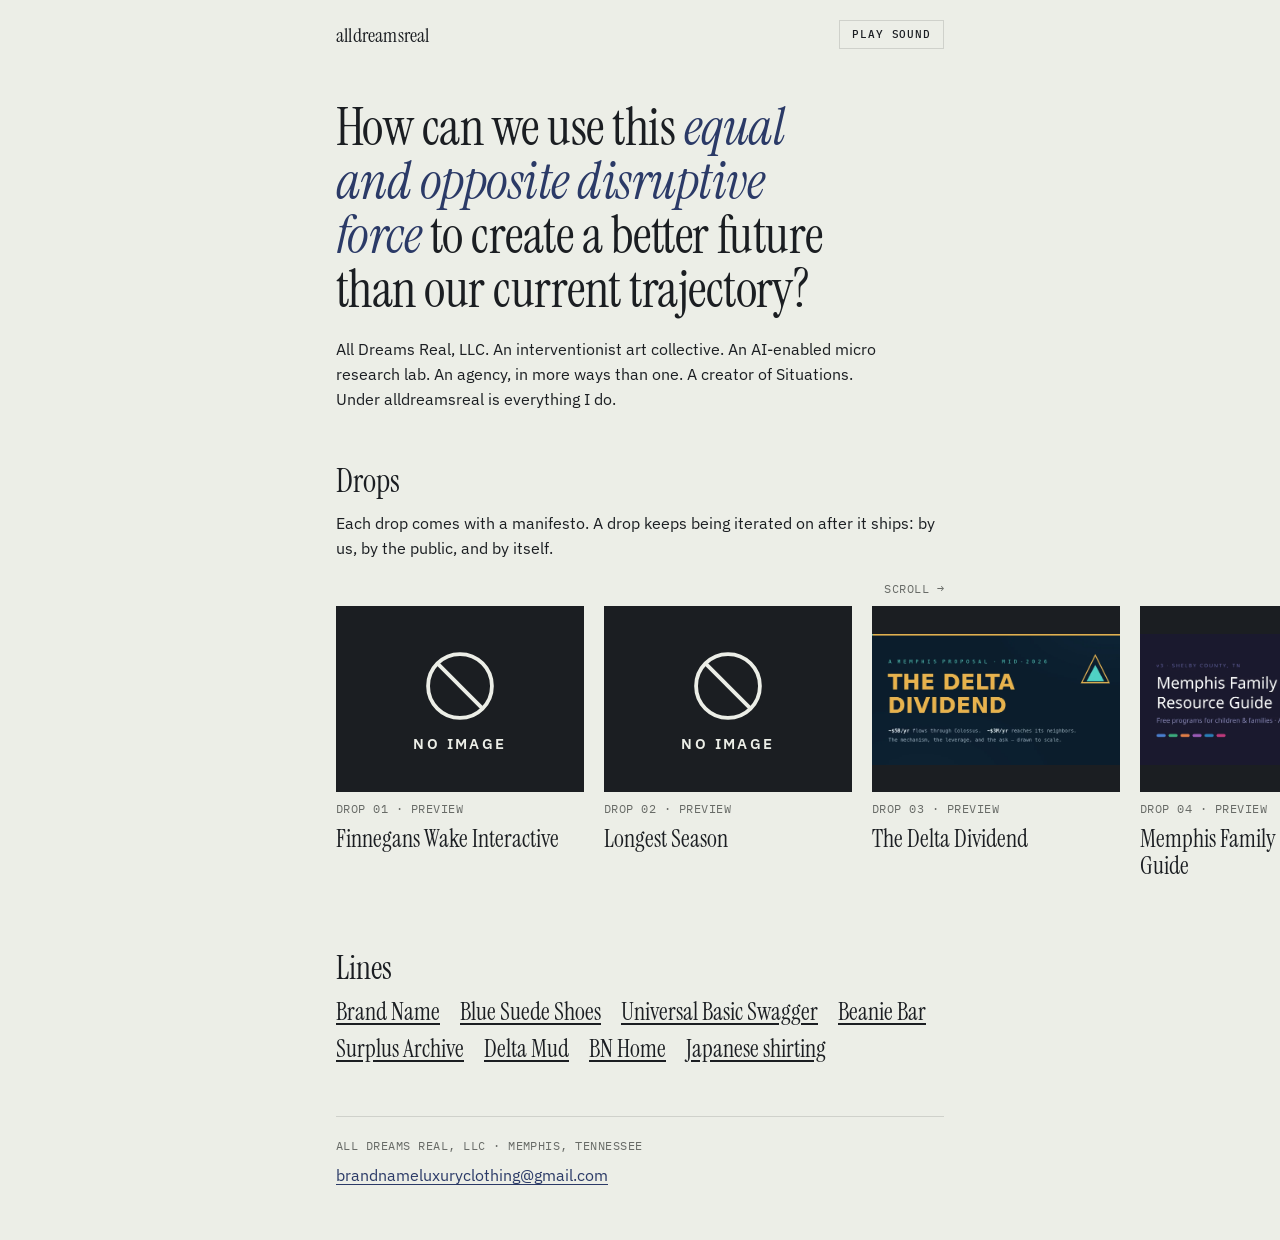
<file: index.html>
<!doctype html>
<html lang="en">
<head>
<meta charset="utf-8">
<meta name="viewport" content="width=device-width, initial-scale=1">
<title>alldreamsreal</title>
<meta name="description" content="All Dreams Real, LLC. Interventionist art collective and AI-enabled micro research lab, Memphis. Every drop comes with a manifesto.">
<meta property="og:title" content="alldreamsreal">
<meta property="og:description" content="Every drop comes with a manifesto.">
<meta property="og:image" content="https://abcedmind.github.io/alldreamsreal/assets/LOCKED.jpg">
<meta property="og:type" content="website">
<link rel="preconnect" href="https://fonts.googleapis.com">
<link rel="preconnect" href="https://fonts.gstatic.com" crossorigin>
<link rel="stylesheet" href="https://fonts.googleapis.com/css2?family=Instrument+Serif:ital@0;1&family=IBM+Plex+Sans:wght@400;600&family=IBM+Plex+Mono:wght@400;500&display=swap">
<link rel="stylesheet" href="assets/tokens.css">
<style>
/* Every value comes from assets/tokens.css (design language, S3, 2026-09-29). No raw colour, no off-scale space. */
*{box-sizing:border-box}
[hidden]{display:none!important}
html{-webkit-text-size-adjust:100%}
body{margin:0;background:var(--newsprint);color:var(--ink);font:var(--t-body)/1.55 var(--text)}
a{color:var(--indigo);text-underline-offset:3px}
a:focus-visible,button:focus-visible,.strip:focus-visible{outline:2px solid var(--indigo);outline-offset:3px}
.mono{font:400 var(--t-mono)/1.5 var(--mono);letter-spacing:.04em;text-transform:uppercase;color:var(--iron)}
.col{max-width:var(--col);margin:0 auto;padding:0 var(--gutter)}

/* top bar: the mark, and the sound control (it shows itself only when the instrumental is on the server) */
.bar{display:flex;justify-content:space-between;align-items:center;gap:var(--s3);padding-top:var(--s4)}
.mark{font:400 20px/1 var(--display);letter-spacing:.01em;color:inherit;text-decoration:none}
.sound{font:500 11px/1 var(--mono);letter-spacing:.08em;text-transform:uppercase;
  color:var(--ink);background:none;border:1px solid var(--rule);padding:var(--s2) var(--s3);cursor:pointer}
.sound:hover{border-color:var(--ink)}

header.top{padding-top:var(--s6);display:grid;gap:var(--s4)}
h1{margin:0;font:400 var(--t-h1)/1.04 var(--display);letter-spacing:-.01em;text-wrap:balance}
h1 em{color:var(--indigo)}
.lede{margin:0;max-width:56ch}
section{padding-top:var(--s6)}
h2{margin:0 0 var(--s3);font:400 var(--t-h2)/1.1 var(--display)}
.intro{margin:0 0 var(--s4)}

/* the drop strip: scrolls sideways inside its own box; the page never does (standards rule 6) */
.hint{display:flex;justify-content:flex-end;max-width:var(--col);margin:0 auto;padding:0 var(--gutter)}
.strip{margin:0;display:grid;grid-auto-flow:column;grid-auto-columns:minmax(248px,300px);gap:var(--s4);
  overflow-x:auto;overscroll-behavior-x:contain;scroll-snap-type:x mandatory;
  --edge:calc(max(0px,(100% - var(--col))/2) + var(--gutter));
  padding:var(--s2) var(--edge) var(--s4);
  scroll-padding-inline:var(--edge)}
.strip>li{list-style:none;scroll-snap-align:start;display:grid}

/* a tile is two things, labelled like a museum object: the work's image, then number and name */
.tile{display:grid;gap:var(--s2);align-content:start;color:inherit;text-decoration:none}
.tile .name{margin:0;font:400 var(--t-name)/1.1 var(--display)}
.tile:hover .name,.tile:focus-visible .name{text-decoration:underline;text-decoration-thickness:1px}
.tile .num{margin:0}

.plate{position:relative;aspect-ratio:4/3;background:var(--ink);overflow:hidden;display:grid;place-items:center}
.plate img{position:absolute;inset:0;width:100%;height:100%;display:block}
.plate.work img{object-fit:contain}
/* locked: LOCKED.jpg fills the plate. When a hint image for the drop exists it goes underneath
   (img.hint) and the lock is superimposed over it at .82 opacity. */
.plate.locked img{object-fit:cover}
.plate.locked img.hint + img.lock{opacity:.82}
/* no image: Z's NO IMAGE mark, a crossed-out circle with NO IMAGE under it (Z, 2026-09-28: "its just a
   crossed out circle with NO IMAGE under it"). Drawn inline, so no image file is requested. */
.plate.none .mark{display:flex;flex-direction:column;align-items:center;gap:var(--s3);color:var(--newsprint)}
.plate.none svg{width:76px;height:76px;display:block}
.plate.none b{font:600 15px/1 var(--text);letter-spacing:.16em}

.lines{display:flex;flex-wrap:wrap;gap:var(--s2) var(--s4);margin:0;padding:0;list-style:none;font:400 var(--t-name)/1.2 var(--display)}
.lines a{color:inherit}

footer{padding:var(--s6) 0}
footer .col{display:grid;gap:var(--s2)}
/* the hairline sits on the text column, not on the padded box, so it lines up with the words above it */
footer .col>p:first-child{border-top:1px solid var(--rule);padding-top:var(--s4)}
footer p{margin:0}
</style>
</head>
<body>

<div class="col bar">
  <a class="mark" href="index.html">alldreamsreal</a>
  <button class="sound" id="sound" type="button" hidden>Play sound</button>
</div>

<header class="top col">
  <h1>How can we use this <em>equal and opposite disruptive force</em> to create a better future than our current trajectory?</h1>
  <p class="lede">All Dreams Real, LLC. An interventionist art collective. An AI-enabled micro research lab. An agency, in more ways than one. A creator of Situations. Under alldreamsreal is everything I do.</p>
</header>

<main>
  <section aria-labelledby="drops-h">
    <div class="col">
      <h2 id="drops-h">Drops</h2>
      <p class="intro">Each drop comes with a manifesto. A drop keeps being iterated on after it ships: by us, by the public, and by itself.</p>
    </div>
    <div class="hint"><span class="mono" aria-hidden="true">Scroll &rarr;</span></div>
    <ol class="strip" tabindex="0" aria-label="Drops, in order; the list scrolls sideways">
      <li><a class="tile" href="https://finnegans-wake-interactive.vercel.app">
        <div class="plate none" role="img" aria-label="No image"><span class="mark"><svg viewBox="0 0 100 100" aria-hidden="true"><circle cx="50" cy="50" r="42" fill="none" stroke="currentColor" stroke-width="5"/><line x1="20.3" y1="20.3" x2="79.7" y2="79.7" stroke="currentColor" stroke-width="5" stroke-linecap="butt"/></svg><b>NO IMAGE</b></span></div>
        <p class="num mono">Drop 01 &middot; preview</p>
        <h3 class="name">Finnegans Wake Interactive</h3>
      </a></li>
      <li><a class="tile" href="https://longest-season.vercel.app">
        <div class="plate none" role="img" aria-label="No image"><span class="mark"><svg viewBox="0 0 100 100" aria-hidden="true"><circle cx="50" cy="50" r="42" fill="none" stroke="currentColor" stroke-width="5"/><line x1="20.3" y1="20.3" x2="79.7" y2="79.7" stroke="currentColor" stroke-width="5" stroke-linecap="butt"/></svg><b>NO IMAGE</b></span></div>
        <p class="num mono">Drop 02 &middot; preview</p>
        <h3 class="name">Longest Season</h3>
      </a></li>
      <li><a class="tile" href="https://delta-dividend.vercel.app">
        <div class="plate work"><img src="assets/works/delta-dividend.webp" alt="" width="1200" height="630" loading="lazy"></div>
        <p class="num mono">Drop 03 &middot; preview</p>
        <h3 class="name">The Delta Dividend</h3>
      </a></li>
      <li><a class="tile" href="https://memphis-resource-guide.vercel.app">
        <div class="plate work"><img src="assets/works/memphis-resource-guide.webp" alt="" width="1200" height="630" loading="lazy"></div>
        <p class="num mono">Drop 04 &middot; preview</p>
        <h3 class="name">Memphis Family Resource Guide</h3>
      </a></li>
      <li><a class="tile" href="404.html">
        <div class="plate locked" role="img" aria-label="Locked"><img class="lock" src="assets/LOCKED.jpg" alt="" width="500" height="500" loading="lazy"></div>
        <p class="num mono">Drop 05 &middot; coming</p>
        <h3 class="name">Blue Suede Shoes</h3>
      </a></li>
      <li><a class="tile" href="404.html">
        <div class="plate locked" role="img" aria-label="Locked"><img class="lock" src="assets/LOCKED.jpg" alt="" width="500" height="500" loading="lazy"></div>
        <p class="num mono">Drop 06 &middot; coming</p>
        <h3 class="name">Out of My Body</h3>
      </a></li>
    </ol>
  </section>

  <section aria-labelledby="lines-h">
    <div class="col">
      <h2 id="lines-h">Lines</h2>
      <ul class="lines">
        <li><a href="https://brand-name.co">Brand Name</a></li>
        <li><a href="brands/blue-suede-shoes/">Blue Suede Shoes</a></li>
        <li><a href="brands/universal-basic-swagger/">Universal Basic Swagger</a></li>
        <li><a href="brands/beanie-bar/">Beanie Bar</a></li>
        <li><a href="brands/surplus-archive/">Surplus Archive</a></li>
        <li><a href="brands/delta-mud/">Delta Mud</a></li>
        <li><a href="brands/bn-home/">BN Home</a></li>
        <li><a href="brands/awa/">Japanese shirting</a></li>
      </ul>
    </div>
  </section>
</main>

<footer>
  <div class="col">
    <p class="mono">All Dreams Real, LLC &middot; Memphis, Tennessee</p>
    <p><a href="mailto:brandnameluxuryclothing@gmail.com">brandnameluxuryclothing@gmail.com</a></p>
  </div>
</footer>

<script>
/* Background instrumental. Off until the visitor presses the button. The button stays hidden unless
   assets/adr-instrumental.mp3 answers on the server, so a missing file shows nothing at all. */
(function () {
  var btn = document.getElementById('sound');
  var src = 'assets/adr-instrumental.mp3';
  var audio = null;
  if (!btn || !window.fetch) return;
  fetch(src, { method: 'HEAD' }).then(function (r) {
    var type = r.headers.get('content-type') || '';
    if (r.ok && type.indexOf('text/html') === -1) btn.hidden = false;
  }).catch(function () {});
  btn.addEventListener('click', function () {
    if (!audio) {
      audio = new Audio(src);
      audio.loop = true;
      audio.addEventListener('error', function () { btn.remove(); });
    }
    if (audio.paused) {
      audio.play().then(function () { btn.textContent = 'Pause sound'; }).catch(function () {});
    } else {
      audio.pause();
      btn.textContent = 'Play sound';
    }
  });
})();
</script>
</body>
</html>
</file>
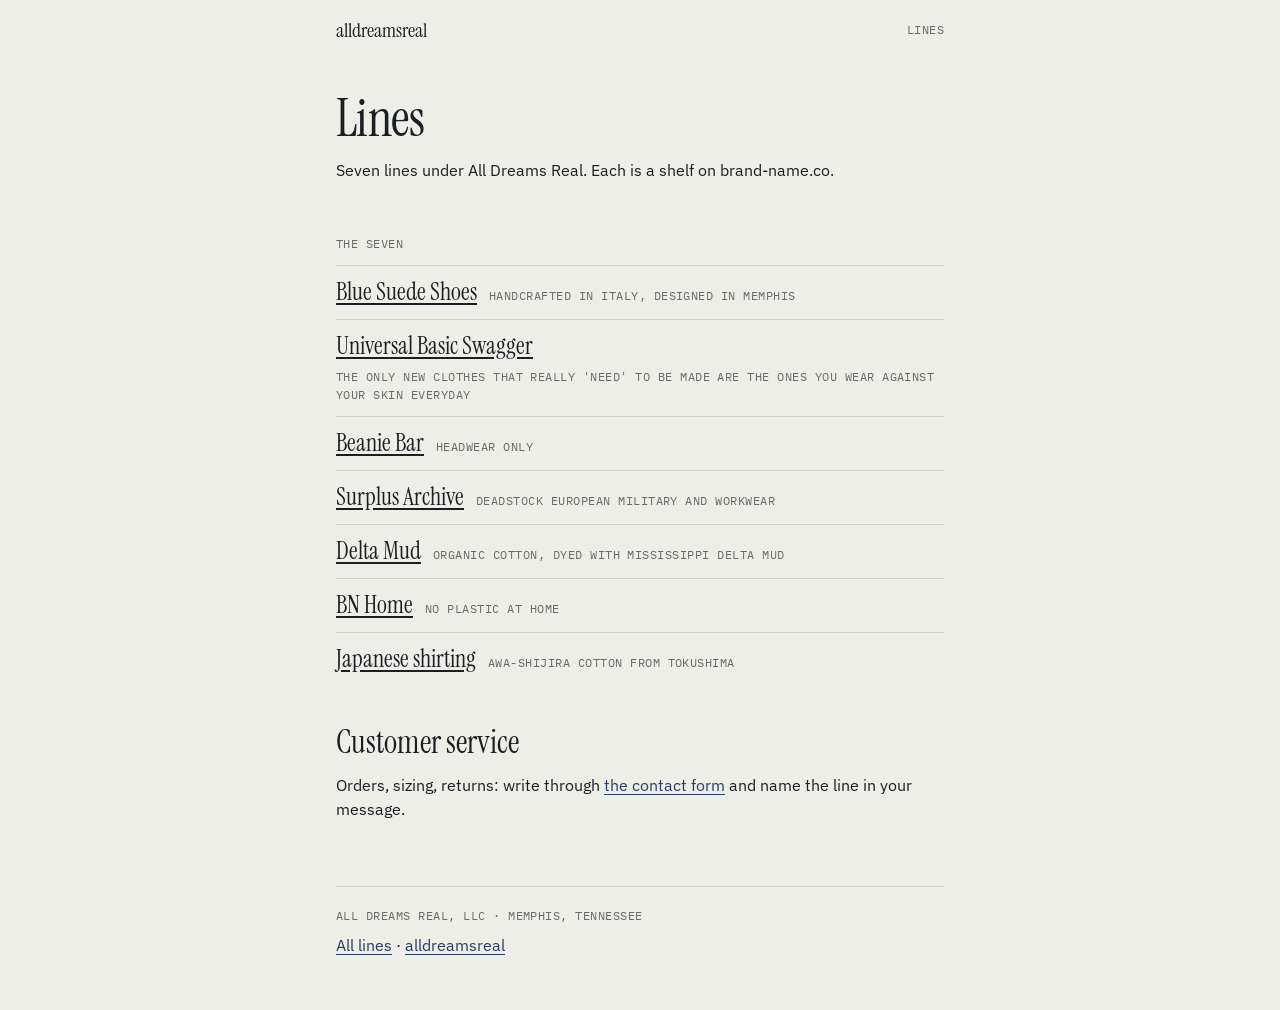
<file: brands/index.html>
<!doctype html>
<html lang="en">
<head>
<meta charset="utf-8">
<meta name="viewport" content="width=device-width, initial-scale=1">
<title>Lines · alldreamsreal</title>
<meta name="description" content="The lines of All Dreams Real, LLC, Memphis.">
<meta property="og:title" content="Lines">
<meta property="og:description" content="The lines of All Dreams Real, LLC, Memphis.">
<meta property="og:type" content="website">
<link rel="preconnect" href="https://fonts.googleapis.com">
<link rel="preconnect" href="https://fonts.gstatic.com" crossorigin>
<link rel="stylesheet" href="https://fonts.googleapis.com/css2?family=Instrument+Serif:ital@0;1&family=IBM+Plex+Sans:wght@400;600&family=IBM+Plex+Mono:wght@400;500&display=swap">
<link rel="stylesheet" href="../assets/tokens.css">
<style>
/* Every value comes from assets/tokens.css. A line page: name, a line or two, the pieces, customer service. */
*{box-sizing:border-box}
html{-webkit-text-size-adjust:100%}
body{margin:0;background:var(--newsprint);color:var(--ink);font:var(--t-body)/1.55 var(--text)}
a{color:var(--indigo);text-underline-offset:3px}
a:focus-visible{outline:2px solid var(--indigo);outline-offset:3px}
.mono{font:400 var(--t-mono)/1.5 var(--mono);letter-spacing:.04em;text-transform:uppercase;color:var(--iron)}
.col{max-width:var(--col);margin:0 auto;padding:0 var(--gutter)}
.bar{display:flex;justify-content:space-between;align-items:center;gap:var(--s3);padding-top:var(--s4)}
.mark{font:400 20px/1 var(--display);color:inherit;text-decoration:none}
header.top{padding-top:var(--s6);display:grid;gap:var(--s3)}
h1{margin:0;font:400 var(--t-h1)/1.04 var(--display);letter-spacing:-.01em;text-wrap:balance}
.lede{margin:0;max-width:56ch}
section{padding-top:var(--s6)}
h2{margin:0 0 var(--s3);font:400 var(--t-h2)/1.1 var(--display)}
ul.pieces{margin:0;padding:0;list-style:none;display:grid;gap:var(--s3)}
ul.pieces li{display:flex;flex-wrap:wrap;align-items:baseline;gap:var(--s2) var(--s3);font:400 var(--t-name)/1.2 var(--display);border-top:1px solid var(--rule);padding-top:var(--s3)}
ul.pieces a{color:inherit}
ul.pieces .coming{color:var(--iron)}
p{margin:0 0 var(--s3)}
footer{padding:var(--s6) 0}
footer .col{display:grid;gap:var(--s2)}
footer .col>p:first-child{border-top:1px solid var(--rule);padding-top:var(--s4)}
footer p{margin:0}
</style>
</head>
<body>

<div class="col bar">
  <a class="mark" href="../">alldreamsreal</a>
  <span class="mono">Lines</span>
</div>

<header class="top col">
  <h1>Lines</h1>
  <p class="lede">Seven lines under All Dreams Real. Each is a shelf on brand-name.co.</p>
</header>

<main class="col">
  <section aria-labelledby="lines-h">
    <h2 id="lines-h" class="mono">The seven</h2>
    <ul class="pieces">
      <li><a href="blue-suede-shoes/">Blue Suede Shoes</a> <span class="mono">Handcrafted in Italy, designed in Memphis</span></li>
      <li><a href="universal-basic-swagger/">Universal Basic Swagger</a> <span class="mono">The only new clothes that really &#x27;need&#x27; to be made are the ones you wear against your skin everyday</span></li>
      <li><a href="beanie-bar/">Beanie Bar</a> <span class="mono">Headwear only</span></li>
      <li><a href="surplus-archive/">Surplus Archive</a> <span class="mono">Deadstock European military and workwear</span></li>
      <li><a href="delta-mud/">Delta Mud</a> <span class="mono">Organic cotton, dyed with Mississippi Delta mud</span></li>
      <li><a href="bn-home/">BN Home</a> <span class="mono">No plastic at home</span></li>
      <li><a href="awa/">Japanese shirting</a> <span class="mono">Awa-shijira cotton from Tokushima</span></li>
    </ul>
  </section>
  <section aria-labelledby="cs-h">
    <h2 id="cs-h">Customer service</h2>
    <p>Orders, sizing, returns: write through <a href="https://brand-name.co/pages/contact">the contact form</a> and name the line in your message.</p>
  </section>
</main>

<footer>
  <div class="col">
    <p class="mono">All Dreams Real, LLC &middot; Memphis, Tennessee</p>
    <p><a href="../brands/">All lines</a> &middot; <a href="../">alldreamsreal</a></p>
  </div>
</footer>
</body>
</html>
</file>
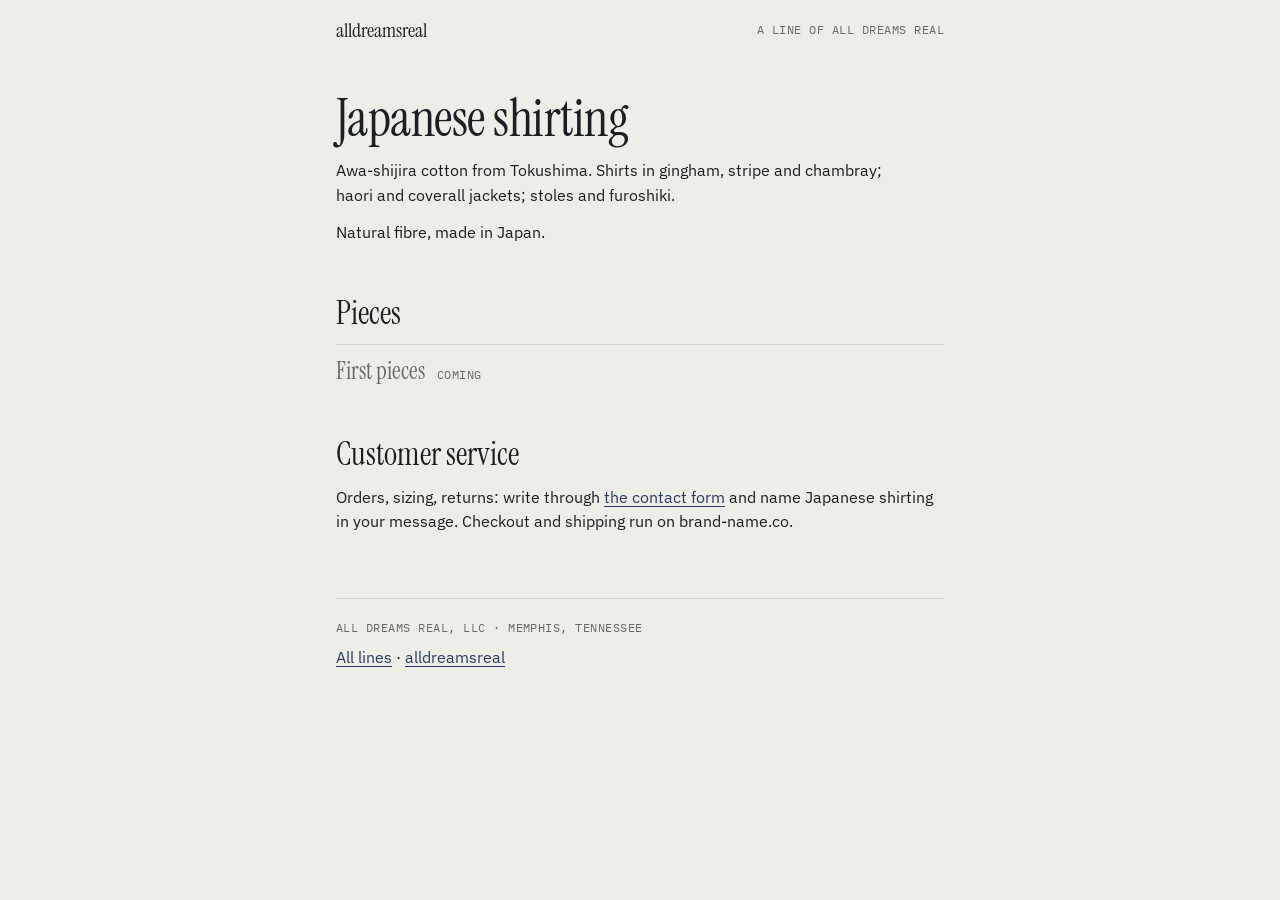
<file: brands/awa/index.html>
<!doctype html>
<html lang="en">
<head>
<meta charset="utf-8">
<meta name="viewport" content="width=device-width, initial-scale=1">
<title>Japanese shirting · alldreamsreal</title>
<meta name="description" content="Awa-shijira cotton from Tokushima. Shirts in gingham, stripe and chambray; haori and coverall jackets; stoles and furoshiki.">
<meta property="og:title" content="Japanese shirting">
<meta property="og:description" content="Awa-shijira cotton from Tokushima. Shirts in gingham, stripe and chambray; haori and coverall jackets; stoles and furoshiki.">
<meta property="og:type" content="website">
<link rel="preconnect" href="https://fonts.googleapis.com">
<link rel="preconnect" href="https://fonts.gstatic.com" crossorigin>
<link rel="stylesheet" href="https://fonts.googleapis.com/css2?family=Instrument+Serif:ital@0;1&family=IBM+Plex+Sans:wght@400;600&family=IBM+Plex+Mono:wght@400;500&display=swap">
<link rel="stylesheet" href="../../assets/tokens.css">
<style>
/* Every value comes from assets/tokens.css. A line page: name, a line or two, the pieces, customer service. */
*{box-sizing:border-box}
html{-webkit-text-size-adjust:100%}
body{margin:0;background:var(--newsprint);color:var(--ink);font:var(--t-body)/1.55 var(--text)}
a{color:var(--indigo);text-underline-offset:3px}
a:focus-visible{outline:2px solid var(--indigo);outline-offset:3px}
.mono{font:400 var(--t-mono)/1.5 var(--mono);letter-spacing:.04em;text-transform:uppercase;color:var(--iron)}
.col{max-width:var(--col);margin:0 auto;padding:0 var(--gutter)}
.bar{display:flex;justify-content:space-between;align-items:center;gap:var(--s3);padding-top:var(--s4)}
.mark{font:400 20px/1 var(--display);color:inherit;text-decoration:none}
header.top{padding-top:var(--s6);display:grid;gap:var(--s3)}
h1{margin:0;font:400 var(--t-h1)/1.04 var(--display);letter-spacing:-.01em;text-wrap:balance}
.lede{margin:0;max-width:56ch}
section{padding-top:var(--s6)}
h2{margin:0 0 var(--s3);font:400 var(--t-h2)/1.1 var(--display)}
ul.pieces{margin:0;padding:0;list-style:none;display:grid;gap:var(--s3)}
ul.pieces li{display:flex;flex-wrap:wrap;align-items:baseline;gap:var(--s2) var(--s3);font:400 var(--t-name)/1.2 var(--display);border-top:1px solid var(--rule);padding-top:var(--s3)}
ul.pieces a{color:inherit}
ul.pieces .coming{color:var(--iron)}
p{margin:0 0 var(--s3)}
footer{padding:var(--s6) 0}
footer .col{display:grid;gap:var(--s2)}
footer .col>p:first-child{border-top:1px solid var(--rule);padding-top:var(--s4)}
footer p{margin:0}
</style>
</head>
<body>

<div class="col bar">
  <a class="mark" href="../../">alldreamsreal</a>
  <span class="mono">A line of All Dreams Real</span>
</div>

<header class="top col">
  <h1>Japanese shirting</h1>
  <p class="lede">Awa-shijira cotton from Tokushima. Shirts in gingham, stripe and chambray; haori and coverall jackets; stoles and furoshiki.</p>
  <p class="lede">Natural fibre, made in Japan.</p>
</header>

<main class="col">
  <section aria-labelledby="pieces-h">
    <h2 id="pieces-h">Pieces</h2>
    <ul class="pieces">
      <li><span class="coming">First pieces</span> <span class="mono">coming</span></li>
    </ul>
  </section>
  <section aria-labelledby="cs-h">
    <h2 id="cs-h">Customer service</h2>
    <p>Orders, sizing, returns: write through <a href="https://brand-name.co/pages/contact">the contact form</a> and name Japanese shirting in your message. Checkout and shipping run on brand-name.co.</p>
  </section>
</main>

<footer>
  <div class="col">
    <p class="mono">All Dreams Real, LLC &middot; Memphis, Tennessee</p>
    <p><a href="../../brands/">All lines</a> &middot; <a href="../../">alldreamsreal</a></p>
  </div>
</footer>
</body>
</html>
</file>
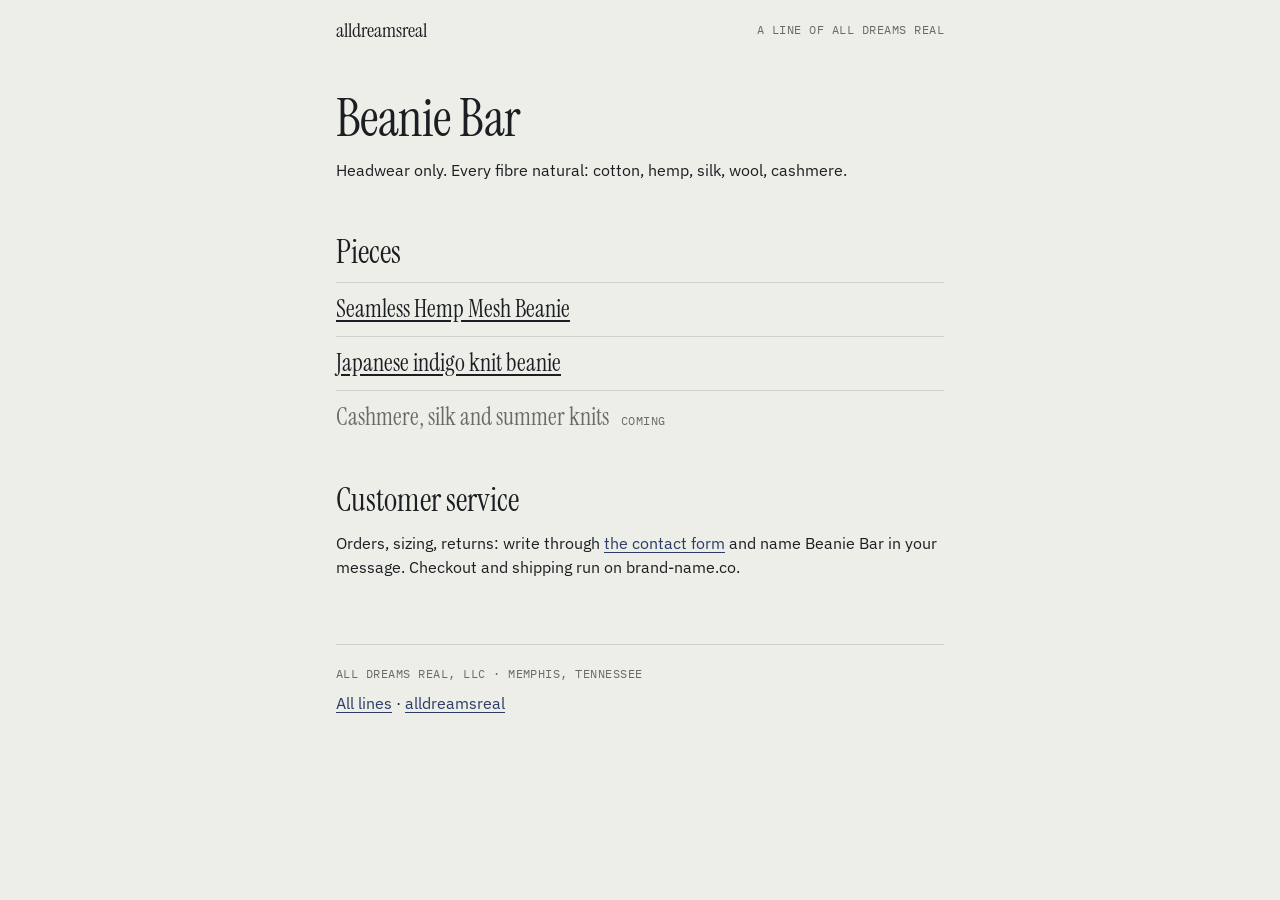
<file: brands/beanie-bar/index.html>
<!doctype html>
<html lang="en">
<head>
<meta charset="utf-8">
<meta name="viewport" content="width=device-width, initial-scale=1">
<title>Beanie Bar · alldreamsreal</title>
<meta name="description" content="Headwear only. Every fibre natural: cotton, hemp, silk, wool, cashmere.">
<meta property="og:title" content="Beanie Bar">
<meta property="og:description" content="Headwear only. Every fibre natural: cotton, hemp, silk, wool, cashmere.">
<meta property="og:type" content="website">
<link rel="preconnect" href="https://fonts.googleapis.com">
<link rel="preconnect" href="https://fonts.gstatic.com" crossorigin>
<link rel="stylesheet" href="https://fonts.googleapis.com/css2?family=Instrument+Serif:ital@0;1&family=IBM+Plex+Sans:wght@400;600&family=IBM+Plex+Mono:wght@400;500&display=swap">
<link rel="stylesheet" href="../../assets/tokens.css">
<style>
/* Every value comes from assets/tokens.css. A line page: name, a line or two, the pieces, customer service. */
*{box-sizing:border-box}
html{-webkit-text-size-adjust:100%}
body{margin:0;background:var(--newsprint);color:var(--ink);font:var(--t-body)/1.55 var(--text)}
a{color:var(--indigo);text-underline-offset:3px}
a:focus-visible{outline:2px solid var(--indigo);outline-offset:3px}
.mono{font:400 var(--t-mono)/1.5 var(--mono);letter-spacing:.04em;text-transform:uppercase;color:var(--iron)}
.col{max-width:var(--col);margin:0 auto;padding:0 var(--gutter)}
.bar{display:flex;justify-content:space-between;align-items:center;gap:var(--s3);padding-top:var(--s4)}
.mark{font:400 20px/1 var(--display);color:inherit;text-decoration:none}
header.top{padding-top:var(--s6);display:grid;gap:var(--s3)}
h1{margin:0;font:400 var(--t-h1)/1.04 var(--display);letter-spacing:-.01em;text-wrap:balance}
.lede{margin:0;max-width:56ch}
section{padding-top:var(--s6)}
h2{margin:0 0 var(--s3);font:400 var(--t-h2)/1.1 var(--display)}
ul.pieces{margin:0;padding:0;list-style:none;display:grid;gap:var(--s3)}
ul.pieces li{display:flex;flex-wrap:wrap;align-items:baseline;gap:var(--s2) var(--s3);font:400 var(--t-name)/1.2 var(--display);border-top:1px solid var(--rule);padding-top:var(--s3)}
ul.pieces a{color:inherit}
ul.pieces .coming{color:var(--iron)}
p{margin:0 0 var(--s3)}
footer{padding:var(--s6) 0}
footer .col{display:grid;gap:var(--s2)}
footer .col>p:first-child{border-top:1px solid var(--rule);padding-top:var(--s4)}
footer p{margin:0}
</style>
</head>
<body>

<div class="col bar">
  <a class="mark" href="../../">alldreamsreal</a>
  <span class="mono">A line of All Dreams Real</span>
</div>

<header class="top col">
  <h1>Beanie Bar</h1>
  <p class="lede">Headwear only. Every fibre natural: cotton, hemp, silk, wool, cashmere.</p>
</header>

<main class="col">
  <section aria-labelledby="pieces-h">
    <h2 id="pieces-h">Pieces</h2>
    <ul class="pieces">
      <li><a href="https://brand-name.co/products/hemp-mesh-beanie">Seamless Hemp Mesh Beanie</a></li>
      <li><a href="https://brand-name.co/products/japanese-indigo-knit-beanie">Japanese indigo knit beanie</a></li>
      <li><span class="coming">Cashmere, silk and summer knits</span> <span class="mono">coming</span></li>
    </ul>
  </section>
  <section aria-labelledby="cs-h">
    <h2 id="cs-h">Customer service</h2>
    <p>Orders, sizing, returns: write through <a href="https://brand-name.co/pages/contact">the contact form</a> and name Beanie Bar in your message. Checkout and shipping run on brand-name.co.</p>
  </section>
</main>

<footer>
  <div class="col">
    <p class="mono">All Dreams Real, LLC &middot; Memphis, Tennessee</p>
    <p><a href="../../brands/">All lines</a> &middot; <a href="../../">alldreamsreal</a></p>
  </div>
</footer>
</body>
</html>
</file>
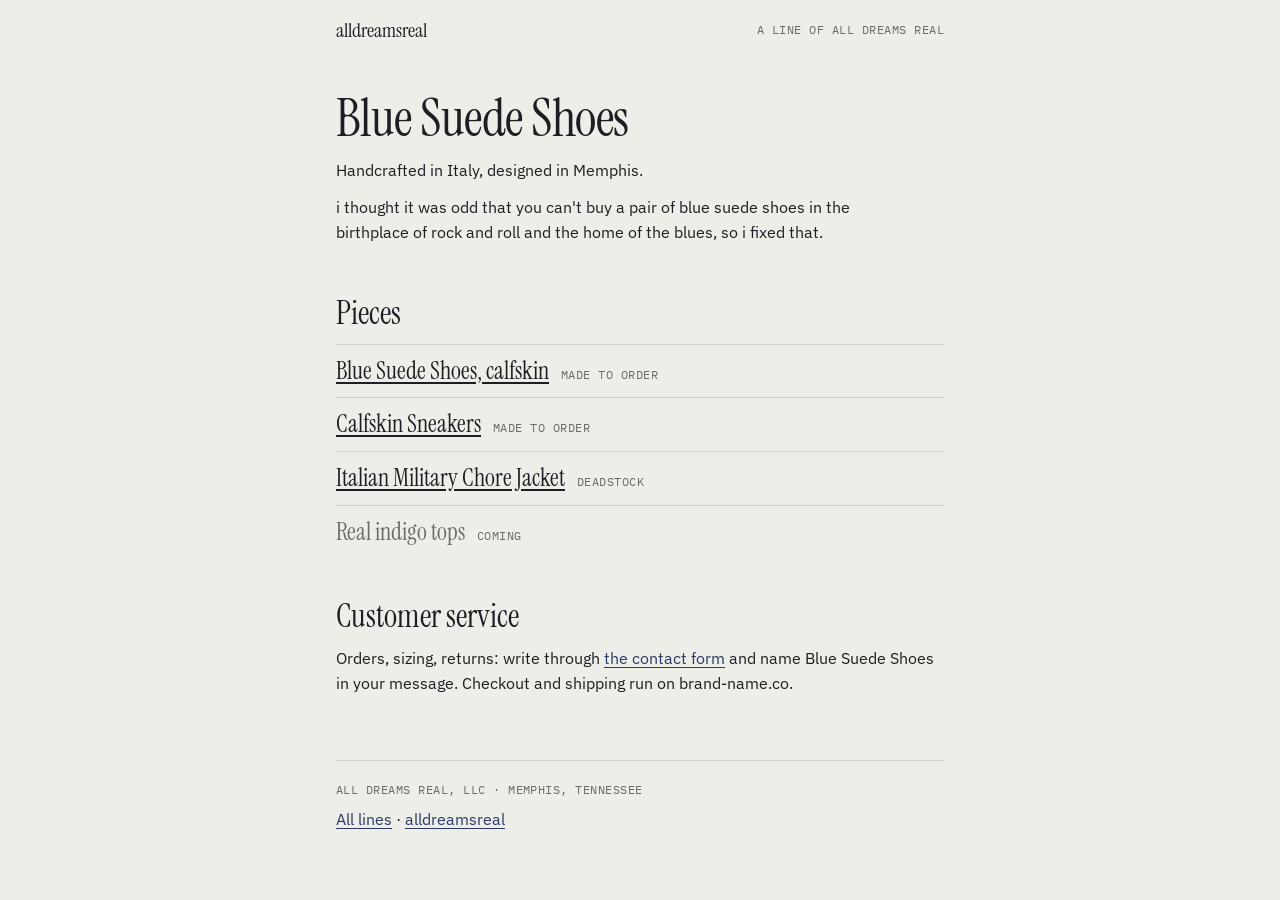
<file: brands/blue-suede-shoes/index.html>
<!doctype html>
<html lang="en">
<head>
<meta charset="utf-8">
<meta name="viewport" content="width=device-width, initial-scale=1">
<title>Blue Suede Shoes · alldreamsreal</title>
<meta name="description" content="Handcrafted in Italy, designed in Memphis.">
<meta property="og:title" content="Blue Suede Shoes">
<meta property="og:description" content="Handcrafted in Italy, designed in Memphis.">
<meta property="og:type" content="website">
<link rel="preconnect" href="https://fonts.googleapis.com">
<link rel="preconnect" href="https://fonts.gstatic.com" crossorigin>
<link rel="stylesheet" href="https://fonts.googleapis.com/css2?family=Instrument+Serif:ital@0;1&family=IBM+Plex+Sans:wght@400;600&family=IBM+Plex+Mono:wght@400;500&display=swap">
<link rel="stylesheet" href="../../assets/tokens.css">
<style>
/* Every value comes from assets/tokens.css. A line page: name, a line or two, the pieces, customer service. */
*{box-sizing:border-box}
html{-webkit-text-size-adjust:100%}
body{margin:0;background:var(--newsprint);color:var(--ink);font:var(--t-body)/1.55 var(--text)}
a{color:var(--indigo);text-underline-offset:3px}
a:focus-visible{outline:2px solid var(--indigo);outline-offset:3px}
.mono{font:400 var(--t-mono)/1.5 var(--mono);letter-spacing:.04em;text-transform:uppercase;color:var(--iron)}
.col{max-width:var(--col);margin:0 auto;padding:0 var(--gutter)}
.bar{display:flex;justify-content:space-between;align-items:center;gap:var(--s3);padding-top:var(--s4)}
.mark{font:400 20px/1 var(--display);color:inherit;text-decoration:none}
header.top{padding-top:var(--s6);display:grid;gap:var(--s3)}
h1{margin:0;font:400 var(--t-h1)/1.04 var(--display);letter-spacing:-.01em;text-wrap:balance}
.lede{margin:0;max-width:56ch}
section{padding-top:var(--s6)}
h2{margin:0 0 var(--s3);font:400 var(--t-h2)/1.1 var(--display)}
ul.pieces{margin:0;padding:0;list-style:none;display:grid;gap:var(--s3)}
ul.pieces li{display:flex;flex-wrap:wrap;align-items:baseline;gap:var(--s2) var(--s3);font:400 var(--t-name)/1.2 var(--display);border-top:1px solid var(--rule);padding-top:var(--s3)}
ul.pieces a{color:inherit}
ul.pieces .coming{color:var(--iron)}
p{margin:0 0 var(--s3)}
footer{padding:var(--s6) 0}
footer .col{display:grid;gap:var(--s2)}
footer .col>p:first-child{border-top:1px solid var(--rule);padding-top:var(--s4)}
footer p{margin:0}
</style>
</head>
<body>

<div class="col bar">
  <a class="mark" href="../../">alldreamsreal</a>
  <span class="mono">A line of All Dreams Real</span>
</div>

<header class="top col">
  <h1>Blue Suede Shoes</h1>
  <p class="lede">Handcrafted in Italy, designed in Memphis.</p>
  <p class="lede">i thought it was odd that you can&#x27;t buy a pair of blue suede shoes in the birthplace of rock and roll and the home of the blues, so i fixed that.</p>
</header>

<main class="col">
  <section aria-labelledby="pieces-h">
    <h2 id="pieces-h">Pieces</h2>
    <ul class="pieces">
      <li><a href="https://brand-name.co/products/untitled-jan4_17-14">Blue Suede Shoes, calfskin</a> <span class="mono">made to order</span></li>
      <li><a href="https://brand-name.co/products/untitled-jul27_17-03">Calfskin Sneakers</a> <span class="mono">made to order</span></li>
      <li><a href="https://brand-name.co/products/untitled-jul27_21-13">Italian Military Chore Jacket</a> <span class="mono">deadstock</span></li>
      <li><span class="coming">Real indigo tops</span> <span class="mono">coming</span></li>
    </ul>
  </section>
  <section aria-labelledby="cs-h">
    <h2 id="cs-h">Customer service</h2>
    <p>Orders, sizing, returns: write through <a href="https://brand-name.co/pages/contact">the contact form</a> and name Blue Suede Shoes in your message. Checkout and shipping run on brand-name.co.</p>
  </section>
</main>

<footer>
  <div class="col">
    <p class="mono">All Dreams Real, LLC &middot; Memphis, Tennessee</p>
    <p><a href="../../brands/">All lines</a> &middot; <a href="../../">alldreamsreal</a></p>
  </div>
</footer>
</body>
</html>
</file>
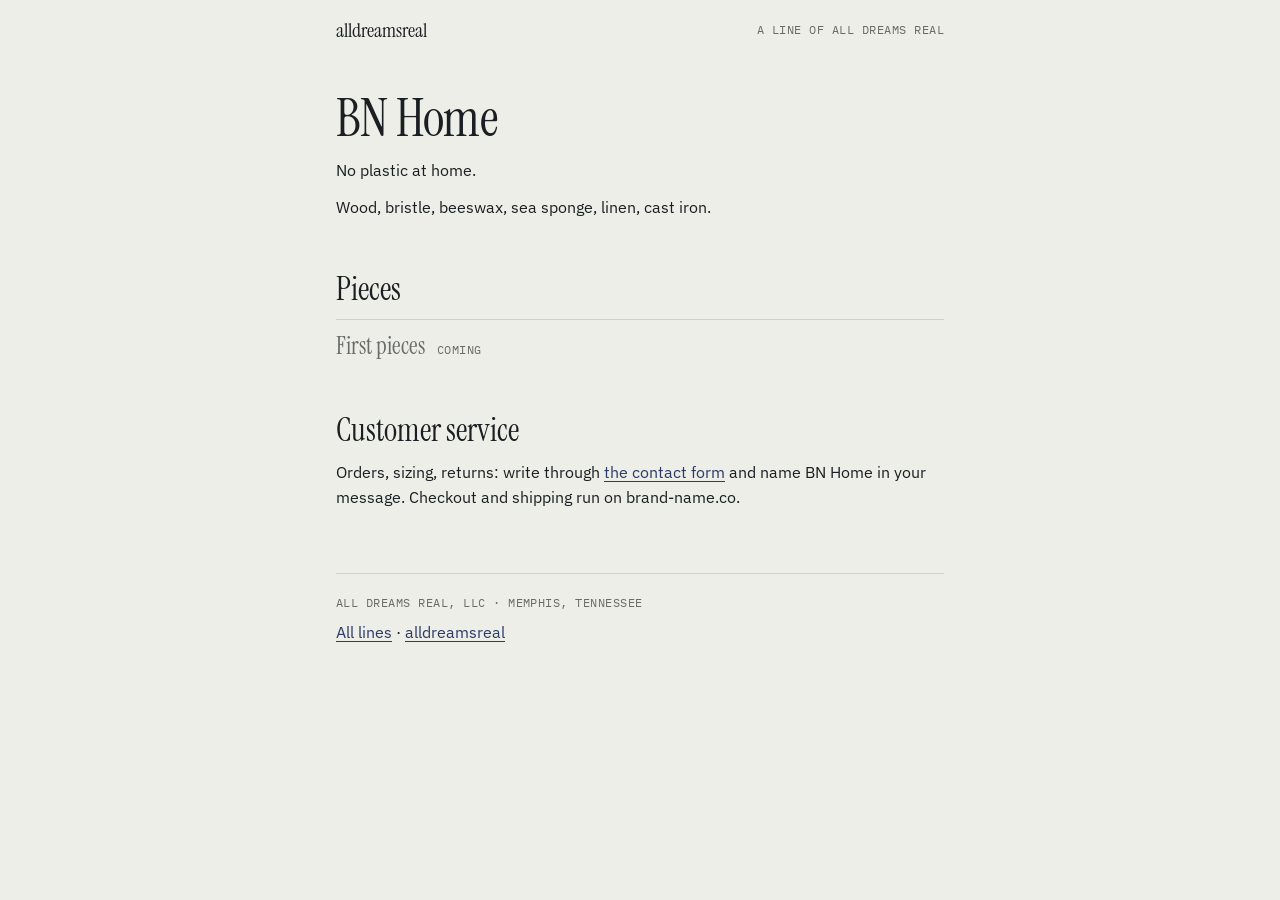
<file: brands/bn-home/index.html>
<!doctype html>
<html lang="en">
<head>
<meta charset="utf-8">
<meta name="viewport" content="width=device-width, initial-scale=1">
<title>BN Home · alldreamsreal</title>
<meta name="description" content="No plastic at home.">
<meta property="og:title" content="BN Home">
<meta property="og:description" content="No plastic at home.">
<meta property="og:type" content="website">
<link rel="preconnect" href="https://fonts.googleapis.com">
<link rel="preconnect" href="https://fonts.gstatic.com" crossorigin>
<link rel="stylesheet" href="https://fonts.googleapis.com/css2?family=Instrument+Serif:ital@0;1&family=IBM+Plex+Sans:wght@400;600&family=IBM+Plex+Mono:wght@400;500&display=swap">
<link rel="stylesheet" href="../../assets/tokens.css">
<style>
/* Every value comes from assets/tokens.css. A line page: name, a line or two, the pieces, customer service. */
*{box-sizing:border-box}
html{-webkit-text-size-adjust:100%}
body{margin:0;background:var(--newsprint);color:var(--ink);font:var(--t-body)/1.55 var(--text)}
a{color:var(--indigo);text-underline-offset:3px}
a:focus-visible{outline:2px solid var(--indigo);outline-offset:3px}
.mono{font:400 var(--t-mono)/1.5 var(--mono);letter-spacing:.04em;text-transform:uppercase;color:var(--iron)}
.col{max-width:var(--col);margin:0 auto;padding:0 var(--gutter)}
.bar{display:flex;justify-content:space-between;align-items:center;gap:var(--s3);padding-top:var(--s4)}
.mark{font:400 20px/1 var(--display);color:inherit;text-decoration:none}
header.top{padding-top:var(--s6);display:grid;gap:var(--s3)}
h1{margin:0;font:400 var(--t-h1)/1.04 var(--display);letter-spacing:-.01em;text-wrap:balance}
.lede{margin:0;max-width:56ch}
section{padding-top:var(--s6)}
h2{margin:0 0 var(--s3);font:400 var(--t-h2)/1.1 var(--display)}
ul.pieces{margin:0;padding:0;list-style:none;display:grid;gap:var(--s3)}
ul.pieces li{display:flex;flex-wrap:wrap;align-items:baseline;gap:var(--s2) var(--s3);font:400 var(--t-name)/1.2 var(--display);border-top:1px solid var(--rule);padding-top:var(--s3)}
ul.pieces a{color:inherit}
ul.pieces .coming{color:var(--iron)}
p{margin:0 0 var(--s3)}
footer{padding:var(--s6) 0}
footer .col{display:grid;gap:var(--s2)}
footer .col>p:first-child{border-top:1px solid var(--rule);padding-top:var(--s4)}
footer p{margin:0}
</style>
</head>
<body>

<div class="col bar">
  <a class="mark" href="../../">alldreamsreal</a>
  <span class="mono">A line of All Dreams Real</span>
</div>

<header class="top col">
  <h1>BN Home</h1>
  <p class="lede">No plastic at home.</p>
  <p class="lede">Wood, bristle, beeswax, sea sponge, linen, cast iron.</p>
</header>

<main class="col">
  <section aria-labelledby="pieces-h">
    <h2 id="pieces-h">Pieces</h2>
    <ul class="pieces">
      <li><span class="coming">First pieces</span> <span class="mono">coming</span></li>
    </ul>
  </section>
  <section aria-labelledby="cs-h">
    <h2 id="cs-h">Customer service</h2>
    <p>Orders, sizing, returns: write through <a href="https://brand-name.co/pages/contact">the contact form</a> and name BN Home in your message. Checkout and shipping run on brand-name.co.</p>
  </section>
</main>

<footer>
  <div class="col">
    <p class="mono">All Dreams Real, LLC &middot; Memphis, Tennessee</p>
    <p><a href="../../brands/">All lines</a> &middot; <a href="../../">alldreamsreal</a></p>
  </div>
</footer>
</body>
</html>
</file>
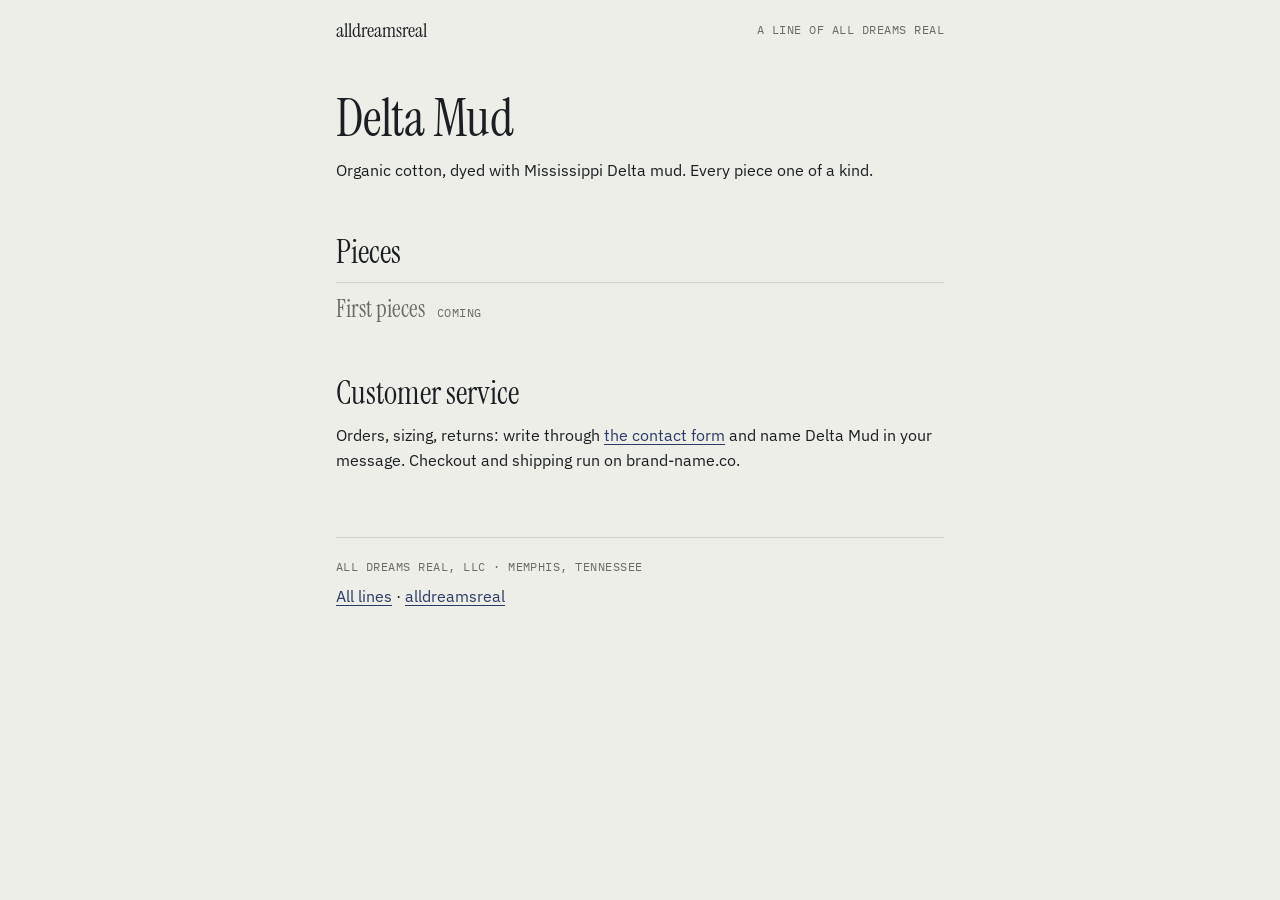
<file: brands/delta-mud/index.html>
<!doctype html>
<html lang="en">
<head>
<meta charset="utf-8">
<meta name="viewport" content="width=device-width, initial-scale=1">
<title>Delta Mud · alldreamsreal</title>
<meta name="description" content="Organic cotton, dyed with Mississippi Delta mud. Every piece one of a kind.">
<meta property="og:title" content="Delta Mud">
<meta property="og:description" content="Organic cotton, dyed with Mississippi Delta mud. Every piece one of a kind.">
<meta property="og:type" content="website">
<link rel="preconnect" href="https://fonts.googleapis.com">
<link rel="preconnect" href="https://fonts.gstatic.com" crossorigin>
<link rel="stylesheet" href="https://fonts.googleapis.com/css2?family=Instrument+Serif:ital@0;1&family=IBM+Plex+Sans:wght@400;600&family=IBM+Plex+Mono:wght@400;500&display=swap">
<link rel="stylesheet" href="../../assets/tokens.css">
<style>
/* Every value comes from assets/tokens.css. A line page: name, a line or two, the pieces, customer service. */
*{box-sizing:border-box}
html{-webkit-text-size-adjust:100%}
body{margin:0;background:var(--newsprint);color:var(--ink);font:var(--t-body)/1.55 var(--text)}
a{color:var(--indigo);text-underline-offset:3px}
a:focus-visible{outline:2px solid var(--indigo);outline-offset:3px}
.mono{font:400 var(--t-mono)/1.5 var(--mono);letter-spacing:.04em;text-transform:uppercase;color:var(--iron)}
.col{max-width:var(--col);margin:0 auto;padding:0 var(--gutter)}
.bar{display:flex;justify-content:space-between;align-items:center;gap:var(--s3);padding-top:var(--s4)}
.mark{font:400 20px/1 var(--display);color:inherit;text-decoration:none}
header.top{padding-top:var(--s6);display:grid;gap:var(--s3)}
h1{margin:0;font:400 var(--t-h1)/1.04 var(--display);letter-spacing:-.01em;text-wrap:balance}
.lede{margin:0;max-width:56ch}
section{padding-top:var(--s6)}
h2{margin:0 0 var(--s3);font:400 var(--t-h2)/1.1 var(--display)}
ul.pieces{margin:0;padding:0;list-style:none;display:grid;gap:var(--s3)}
ul.pieces li{display:flex;flex-wrap:wrap;align-items:baseline;gap:var(--s2) var(--s3);font:400 var(--t-name)/1.2 var(--display);border-top:1px solid var(--rule);padding-top:var(--s3)}
ul.pieces a{color:inherit}
ul.pieces .coming{color:var(--iron)}
p{margin:0 0 var(--s3)}
footer{padding:var(--s6) 0}
footer .col{display:grid;gap:var(--s2)}
footer .col>p:first-child{border-top:1px solid var(--rule);padding-top:var(--s4)}
footer p{margin:0}
</style>
</head>
<body>

<div class="col bar">
  <a class="mark" href="../../">alldreamsreal</a>
  <span class="mono">A line of All Dreams Real</span>
</div>

<header class="top col">
  <h1>Delta Mud</h1>
  <p class="lede">Organic cotton, dyed with Mississippi Delta mud. Every piece one of a kind.</p>
</header>

<main class="col">
  <section aria-labelledby="pieces-h">
    <h2 id="pieces-h">Pieces</h2>
    <ul class="pieces">
      <li><span class="coming">First pieces</span> <span class="mono">coming</span></li>
    </ul>
  </section>
  <section aria-labelledby="cs-h">
    <h2 id="cs-h">Customer service</h2>
    <p>Orders, sizing, returns: write through <a href="https://brand-name.co/pages/contact">the contact form</a> and name Delta Mud in your message. Checkout and shipping run on brand-name.co.</p>
  </section>
</main>

<footer>
  <div class="col">
    <p class="mono">All Dreams Real, LLC &middot; Memphis, Tennessee</p>
    <p><a href="../../brands/">All lines</a> &middot; <a href="../../">alldreamsreal</a></p>
  </div>
</footer>
</body>
</html>
</file>
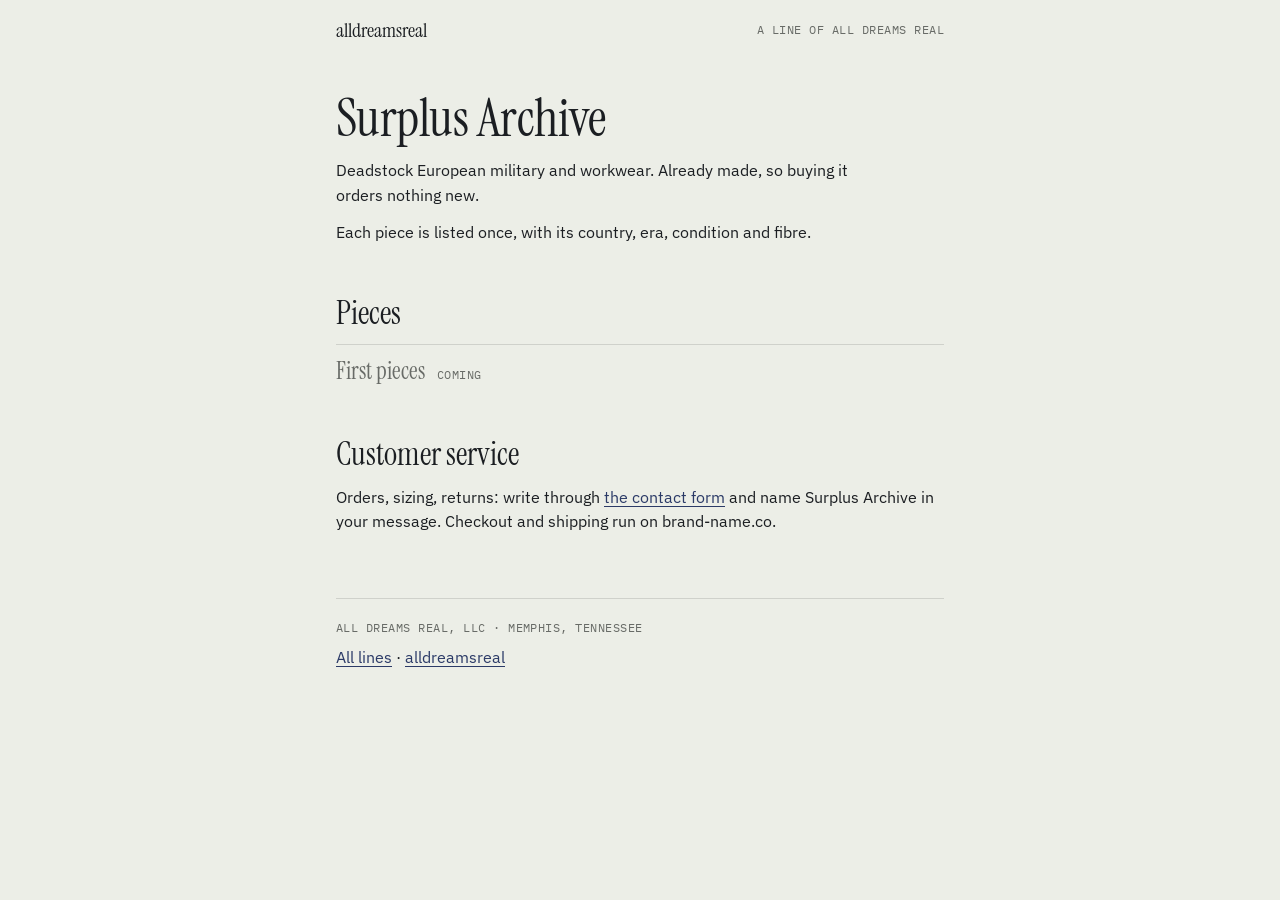
<file: brands/surplus-archive/index.html>
<!doctype html>
<html lang="en">
<head>
<meta charset="utf-8">
<meta name="viewport" content="width=device-width, initial-scale=1">
<title>Surplus Archive · alldreamsreal</title>
<meta name="description" content="Deadstock European military and workwear. Already made, so buying it orders nothing new.">
<meta property="og:title" content="Surplus Archive">
<meta property="og:description" content="Deadstock European military and workwear. Already made, so buying it orders nothing new.">
<meta property="og:type" content="website">
<link rel="preconnect" href="https://fonts.googleapis.com">
<link rel="preconnect" href="https://fonts.gstatic.com" crossorigin>
<link rel="stylesheet" href="https://fonts.googleapis.com/css2?family=Instrument+Serif:ital@0;1&family=IBM+Plex+Sans:wght@400;600&family=IBM+Plex+Mono:wght@400;500&display=swap">
<link rel="stylesheet" href="../../assets/tokens.css">
<style>
/* Every value comes from assets/tokens.css. A line page: name, a line or two, the pieces, customer service. */
*{box-sizing:border-box}
html{-webkit-text-size-adjust:100%}
body{margin:0;background:var(--newsprint);color:var(--ink);font:var(--t-body)/1.55 var(--text)}
a{color:var(--indigo);text-underline-offset:3px}
a:focus-visible{outline:2px solid var(--indigo);outline-offset:3px}
.mono{font:400 var(--t-mono)/1.5 var(--mono);letter-spacing:.04em;text-transform:uppercase;color:var(--iron)}
.col{max-width:var(--col);margin:0 auto;padding:0 var(--gutter)}
.bar{display:flex;justify-content:space-between;align-items:center;gap:var(--s3);padding-top:var(--s4)}
.mark{font:400 20px/1 var(--display);color:inherit;text-decoration:none}
header.top{padding-top:var(--s6);display:grid;gap:var(--s3)}
h1{margin:0;font:400 var(--t-h1)/1.04 var(--display);letter-spacing:-.01em;text-wrap:balance}
.lede{margin:0;max-width:56ch}
section{padding-top:var(--s6)}
h2{margin:0 0 var(--s3);font:400 var(--t-h2)/1.1 var(--display)}
ul.pieces{margin:0;padding:0;list-style:none;display:grid;gap:var(--s3)}
ul.pieces li{display:flex;flex-wrap:wrap;align-items:baseline;gap:var(--s2) var(--s3);font:400 var(--t-name)/1.2 var(--display);border-top:1px solid var(--rule);padding-top:var(--s3)}
ul.pieces a{color:inherit}
ul.pieces .coming{color:var(--iron)}
p{margin:0 0 var(--s3)}
footer{padding:var(--s6) 0}
footer .col{display:grid;gap:var(--s2)}
footer .col>p:first-child{border-top:1px solid var(--rule);padding-top:var(--s4)}
footer p{margin:0}
</style>
</head>
<body>

<div class="col bar">
  <a class="mark" href="../../">alldreamsreal</a>
  <span class="mono">A line of All Dreams Real</span>
</div>

<header class="top col">
  <h1>Surplus Archive</h1>
  <p class="lede">Deadstock European military and workwear. Already made, so buying it orders nothing new.</p>
  <p class="lede">Each piece is listed once, with its country, era, condition and fibre.</p>
</header>

<main class="col">
  <section aria-labelledby="pieces-h">
    <h2 id="pieces-h">Pieces</h2>
    <ul class="pieces">
      <li><span class="coming">First pieces</span> <span class="mono">coming</span></li>
    </ul>
  </section>
  <section aria-labelledby="cs-h">
    <h2 id="cs-h">Customer service</h2>
    <p>Orders, sizing, returns: write through <a href="https://brand-name.co/pages/contact">the contact form</a> and name Surplus Archive in your message. Checkout and shipping run on brand-name.co.</p>
  </section>
</main>

<footer>
  <div class="col">
    <p class="mono">All Dreams Real, LLC &middot; Memphis, Tennessee</p>
    <p><a href="../../brands/">All lines</a> &middot; <a href="../../">alldreamsreal</a></p>
  </div>
</footer>
</body>
</html>
</file>
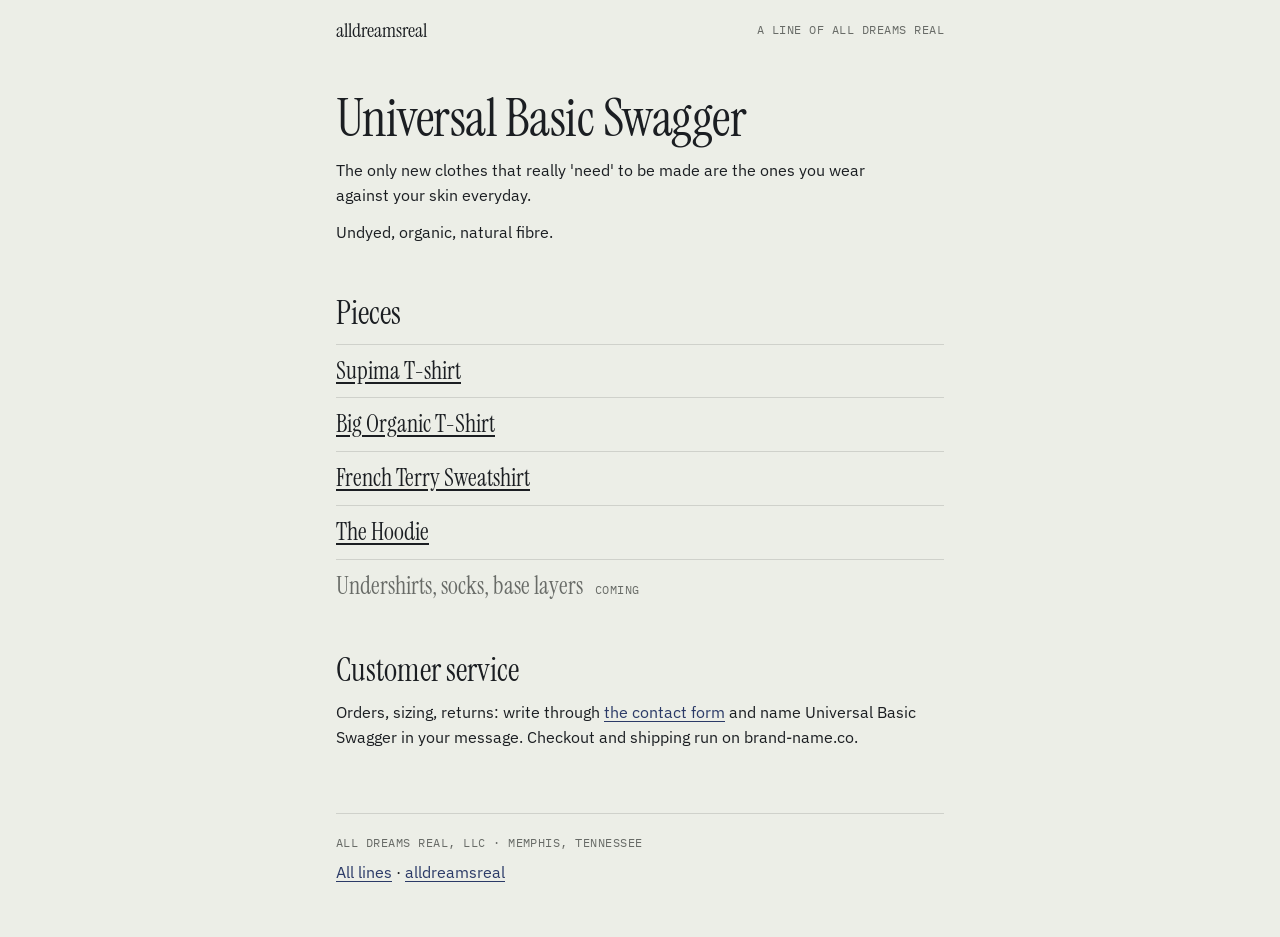
<file: brands/universal-basic-swagger/index.html>
<!doctype html>
<html lang="en">
<head>
<meta charset="utf-8">
<meta name="viewport" content="width=device-width, initial-scale=1">
<title>Universal Basic Swagger · alldreamsreal</title>
<meta name="description" content="The only new clothes that really &#x27;need&#x27; to be made are the ones you wear against your skin everyday.">
<meta property="og:title" content="Universal Basic Swagger">
<meta property="og:description" content="The only new clothes that really &#x27;need&#x27; to be made are the ones you wear against your skin everyday.">
<meta property="og:type" content="website">
<link rel="preconnect" href="https://fonts.googleapis.com">
<link rel="preconnect" href="https://fonts.gstatic.com" crossorigin>
<link rel="stylesheet" href="https://fonts.googleapis.com/css2?family=Instrument+Serif:ital@0;1&family=IBM+Plex+Sans:wght@400;600&family=IBM+Plex+Mono:wght@400;500&display=swap">
<link rel="stylesheet" href="../../assets/tokens.css">
<style>
/* Every value comes from assets/tokens.css. A line page: name, a line or two, the pieces, customer service. */
*{box-sizing:border-box}
html{-webkit-text-size-adjust:100%}
body{margin:0;background:var(--newsprint);color:var(--ink);font:var(--t-body)/1.55 var(--text)}
a{color:var(--indigo);text-underline-offset:3px}
a:focus-visible{outline:2px solid var(--indigo);outline-offset:3px}
.mono{font:400 var(--t-mono)/1.5 var(--mono);letter-spacing:.04em;text-transform:uppercase;color:var(--iron)}
.col{max-width:var(--col);margin:0 auto;padding:0 var(--gutter)}
.bar{display:flex;justify-content:space-between;align-items:center;gap:var(--s3);padding-top:var(--s4)}
.mark{font:400 20px/1 var(--display);color:inherit;text-decoration:none}
header.top{padding-top:var(--s6);display:grid;gap:var(--s3)}
h1{margin:0;font:400 var(--t-h1)/1.04 var(--display);letter-spacing:-.01em;text-wrap:balance}
.lede{margin:0;max-width:56ch}
section{padding-top:var(--s6)}
h2{margin:0 0 var(--s3);font:400 var(--t-h2)/1.1 var(--display)}
ul.pieces{margin:0;padding:0;list-style:none;display:grid;gap:var(--s3)}
ul.pieces li{display:flex;flex-wrap:wrap;align-items:baseline;gap:var(--s2) var(--s3);font:400 var(--t-name)/1.2 var(--display);border-top:1px solid var(--rule);padding-top:var(--s3)}
ul.pieces a{color:inherit}
ul.pieces .coming{color:var(--iron)}
p{margin:0 0 var(--s3)}
footer{padding:var(--s6) 0}
footer .col{display:grid;gap:var(--s2)}
footer .col>p:first-child{border-top:1px solid var(--rule);padding-top:var(--s4)}
footer p{margin:0}
</style>
</head>
<body>

<div class="col bar">
  <a class="mark" href="../../">alldreamsreal</a>
  <span class="mono">A line of All Dreams Real</span>
</div>

<header class="top col">
  <h1>Universal Basic Swagger</h1>
  <p class="lede">The only new clothes that really &#x27;need&#x27; to be made are the ones you wear against your skin everyday.</p>
  <p class="lede">Undyed, organic, natural fibre.</p>
</header>

<main class="col">
  <section aria-labelledby="pieces-h">
    <h2 id="pieces-h">Pieces</h2>
    <ul class="pieces">
      <li><a href="https://brand-name.co/products/t-shirt-a">Supima T-shirt</a></li>
      <li><a href="https://brand-name.co/products/t-shirt-b">Big Organic T-Shirt</a></li>
      <li><a href="https://brand-name.co/products/untitled-feb7_20-01">French Terry Sweatshirt</a></li>
      <li><a href="https://brand-name.co/products/brand-name-product-8">The Hoodie</a></li>
      <li><span class="coming">Undershirts, socks, base layers</span> <span class="mono">coming</span></li>
    </ul>
  </section>
  <section aria-labelledby="cs-h">
    <h2 id="cs-h">Customer service</h2>
    <p>Orders, sizing, returns: write through <a href="https://brand-name.co/pages/contact">the contact form</a> and name Universal Basic Swagger in your message. Checkout and shipping run on brand-name.co.</p>
  </section>
</main>

<footer>
  <div class="col">
    <p class="mono">All Dreams Real, LLC &middot; Memphis, Tennessee</p>
    <p><a href="../../brands/">All lines</a> &middot; <a href="../../">alldreamsreal</a></p>
  </div>
</footer>
</body>
</html>
</file>
<file: assets/tokens.css>
/* alldreamsreal design tokens: the one block of CSS variables for this site.
   Rule: a page takes every colour, typeface, size and space from here, as var(--…), and
   nothing else. A page that writes a raw colour or an off-scale space fails the design check. */
:root{
  /* colour: five, each named for a material (standards rule 4) */
  --newsprint:#eceee7;   /* ground */
  --undyed:#f7f8f4;      /* raised ground: a card, a label */
  --ink:#1b1e22;         /* text, the dark plate */
  --iron:#686b67;        /* secondary text, mono lines */
  --indigo:#2b3a67;      /* the one loud colour: links, the emphasised phrase, focus. Nothing decorative */
  /* derived, not a sixth colour: a hairline mixed from ink and ground */
  --rule:color-mix(in srgb, var(--ink) 14%, var(--newsprint));

  /* type: three faces (standards rule 3) */
  --display:"Instrument Serif",Georgia,serif;          /* the one line that carries the idea; tile names */
  --text:"IBM Plex Sans",system-ui,sans-serif;          /* reading */
  --mono:"IBM Plex Mono",ui-monospace,monospace;        /* numbers, dates, labels, uppercase */
  --t-mono:12px; --t-body:16px; --t-name:24px; --t-h2:32px; --t-h1:clamp(34px,7vw,52px);

  /* space: one scale (standards rule 5) */
  --s1:4px; --s2:8px; --s3:12px; --s4:20px; --s5:32px; --s6:52px;
  --gutter:16px;
  --col:64ch;

  /* motion: the reader drives it (standards rule 9) */
  --cut:120ms;

  color-scheme:light;
}
</file>
